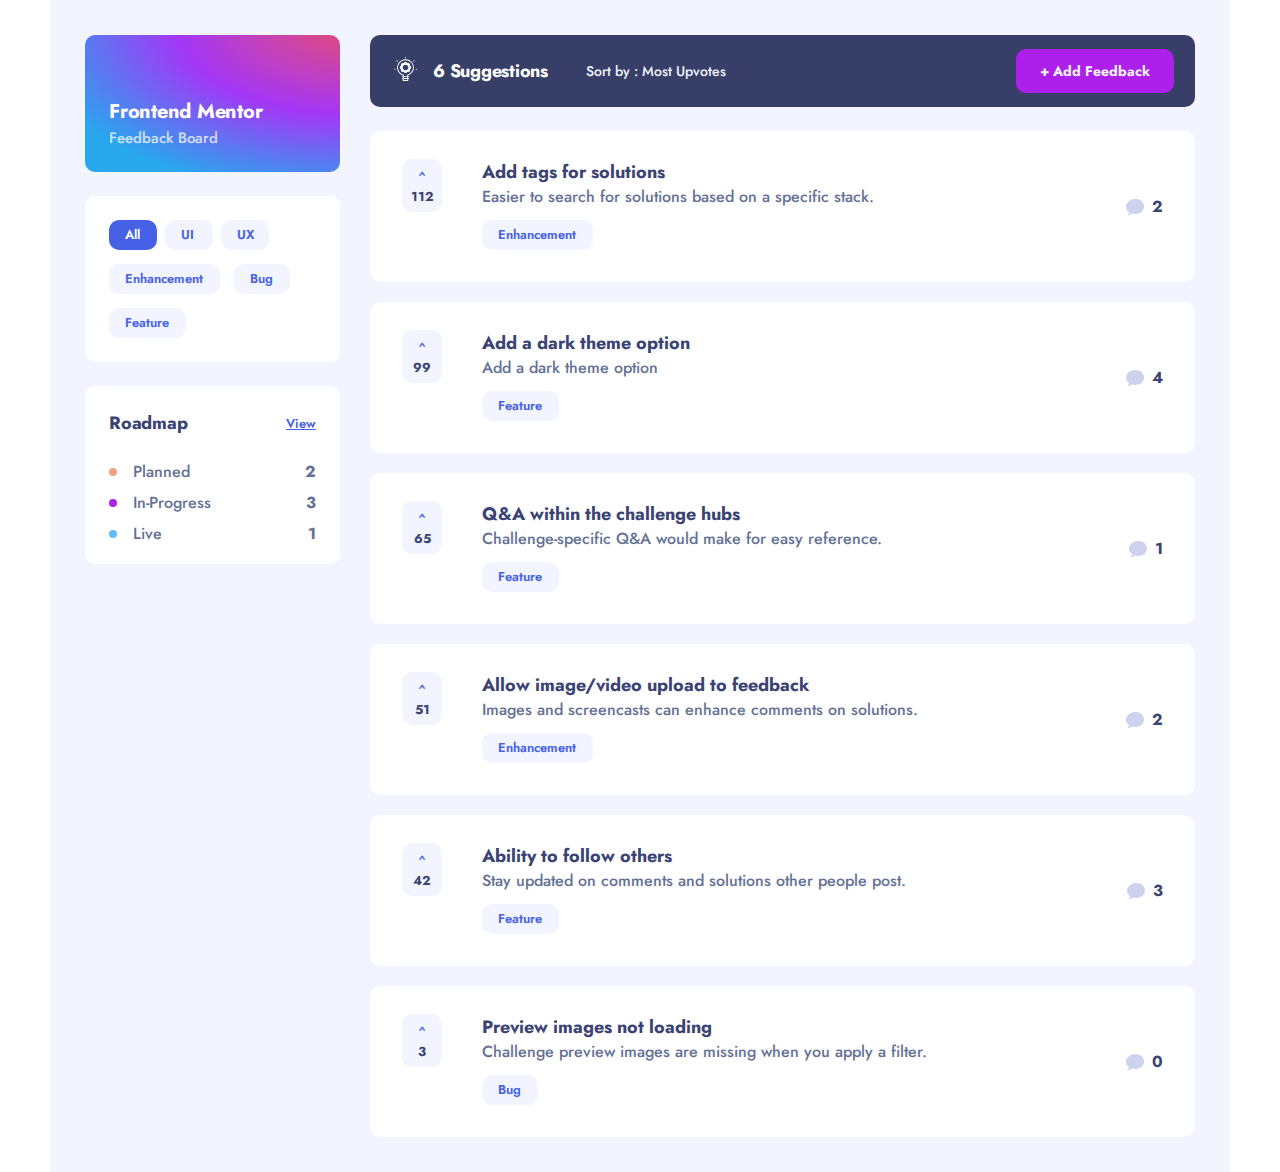
<file: index.html>
<!DOCTYPE html>
<html lang="en">

<head>
    <meta charset="UTF-8">
    <meta http-equiv="X-UA-Compatible" content="IE=edge">
    <meta name="viewport" content="width=device-width, initial-scale=1.0">
    <link rel="stylesheet" href="./css/main.css">
    <title>document</title>
</head>

<body>

    <div class="container">

        <!--Start of menu-->
        <div class="menu">
            <div class="menu__box1">
                <a class="menu__box1--title">
                    Frontend Mentor
                </a>
                <p class="menu__box1--feedback">
                    Feedback Board
                </p>
            </div>
            <div class="menu__box2">
                <a class="menu__box2--link1 menu__box2--list" href="#">All</a>
                <a class="menu__box2--link menu__box2--list" href="#">UI</a>
                <a class="menu__box2--link menu__box2--list" href="#">UX</a>
                <a class="menu__box2--link menu__box2--list1" href="#">Enhancement</a>
                <a class="menu__box2--link menu__box2--list2" href="#">Bug</a>
                <a class="menu__box2--link menu__box2--list3" href="#">Feature</a>
            </div>
            <div class="menu__box3">
                <div class="menu__box3--top">
                    <h3 class="menu__box3--top--title">
                        Roadmap
                    </h3>
                    <a class="menu__box3--top--link" href="#">
                        View
                    </a>
                </div>
                <div class="menu__box3--bottom">
                    <div class="menu__box3--bottom--type1">
                        <a class="menu__box3--bottom--type1--link" href="#">
                            Planned
                        </a>
                        <span class="menu__box3--bottom--type1--number">2</span>
                    </div>
                    <div class="menu__box3--bottom--type2">
                        <a class="menu__box3--bottom--type2--link" href="#">
                            In-Progress
                        </a>
                        <span class="menu__box3--bottom--type2--number">3</span>
                    </div>
                    <div class="menu__box3--bottom--type3">
                        <a class="menu__box3--bottom--type3--link" href="#">
                            Live
                        </a>
                        <span class="menu__box3--bottom--type3--number">1</span>
                    </div>
                </div>
            </div>
        </div>
        <!--End  of menu-->

        <!--Start of main-container-->
        <div class="left">
            
            <!--Start of header-->
            <header class="header">
                <a class="header__link" href="./index.html">
                    <img 
                        class="header__link--icon"
                        src="./images/header-icon.svg"
                        alt="header iocn"
                        width: 23
                        height: 24
                    />
                </a>
                <a class="header__suggestion" href="#">
                    6 Suggestions
                </a>
                <a class="header__filter" href="#">
                    Sort by : Most Upvotes
                </a>
                <a class="header__button" href="./feedback.html">
                    + Add Feedback
                </a>
            </header>
            <!--End of header-->
            
            <!--Start of main-->
            <div class="main">
                <div class="main__card">
                    <div class="main__card--left">
                        <span class="main__card--left--vector">^</span>
                        <span class="main__card--left--rank">112</span>
                    </div>
                    <div class="main__card--center">
                        <a class="main__card--center--title">
                            Add tags for solutions
                        </a>
                        <a class="main__card--center--text">
                            Easier to search for solutions based on a specific stack.
                        </a>
                        <a class="main__card--center--bottom1" href="#">Enhancement</a>
                    </div>
                    <div class="main__card--right">
                        <img 
                            class="main__card--right--img"
                            src="./images/messege.svg"
                            alt="messege icon"
                            height: 16
                            width: 18
                        />
                        <span class="main__card--right--number">
                            2
                        </span>
                    </div>
                    
                </div>
                <div class="main__card">
                    <div class="main__card--left">
                        <span class="main__card--left--vector">^</span>
                        <span class="main__card--left--rank">99</span>
                    </div>
                    <div class="main__card--center">
                        <a class="main__card--center--title">
                            Add a dark theme option
                        </a>
                        <a class="main__card--center--text">
                            Add a dark theme option
                        </a>
                        <a class="main__card--center--bottom2" href="#">Feature</a>
                    </div>
                    <div class="main__card--right">
                        <img 
                            class="main__card--right--img"
                            src="./images/messege.svg"
                            alt="messege icon"
                            height: 16
                            width: 18
                        />
                        <span class="main__card--right--number">
                            4
                        </span>
                    </div>
                </div>
                <div class="main__card">
                    <div class="main__card--left">
                        <span class="main__card--left--vector">^</span>
                        <span class="main__card--left--rank">65</span>
                    </div>
                    <div class="main__card--center">
                        <a class="main__card--center--title">
                            Q&A within the challenge hubs
                        </a>
                        <a class="main__card--center--text">
                            Challenge-specific Q&A would make for easy reference.
                        </a>
                        <a class="main__card--center--bottom2" href="#">Feature</a>
                    </div>
                    <div class="main__card--right">
                        <img 
                            class="main__card--right--img"
                            src="./images/messege.svg"
                            alt="messege icon"
                            height: 16
                            width: 18
                        />
                        <span class="main__card--right--number">
                            1
                        </span>
                    </div>
                </div>
                <div class="main__card">
                    <div class="main__card--left">
                        <span class="main__card--left--vector">^</span>
                        <span class="main__card--left--rank">51</span>
                    </div>
                    <div class="main__card--center">
                        <a class="main__card--center--title">
                            Allow image/video upload to feedback
                        </a>
                        <a class="main__card--center--text">
                            Images and screencasts can enhance comments on solutions.
                        </a>
                        <a class="main__card--center--bottom1" href="#">Enhancement</a>
                    </div>
                    <div class="main__card--right">
                        <img 
                            class="main__card--right--img"
                            src="./images/messege.svg"
                            alt="messege icon"
                            height: 16
                            width: 18
                        />
                        <span class="main__card--right--number">
                            2
                        </span>
                    </div>
                </div>
                <div class="main__card">
                    <div class="main__card--left">
                        <span class="main__card--left--vector">^</span>
                        <span class="main__card--left--rank">42</span>
                    </div>
                    <div class="main__card--center">
                        <a class="main__card--center--title">
                            Ability to follow others
                        </a>
                        <a class="main__card--center--text">
                            Stay updated on comments and solutions other people post.
                        </a>
                        <a class="main__card--center--bottom2" href="#">Feature</a>
                    </div>
                    <div class="main__card--right">
                        <img 
                            class="main__card--right--img"
                            src="./images/messege.svg"
                            alt="messege icon"
                            height: 16
                            width: 18
                        />
                        <span class="main__card--right--number">
                            3
                        </span>
                    </div>
                </div>
                <div class="main__card">
                    <div class="main__card--left">
                        <span class="main__card--left--vector">^</span>
                        <span class="main__card--left--rank">3</span>
                    </div>
                    <div class="main__card--center">
                        <a class="main__card--center--title">
                            Preview images not loading
                        </a>
                        <a class="main__card--center--text">
                            Challenge preview images are missing when you apply a filter.
                        </a>
                        <a class="main__card--center--bottom3" href="#">Bug</a>
                    </div>
                    <div class="main__card--right">
                        <img 
                            class="main__card--right--img"
                            src="./images/messege.svg"
                            alt="messege icon"
                            height: 16
                            width: 18
                        />
                        <span class="main__card--right--number">
                            0
                        </span>
                    </div>
                </div>
            </div>
            <!--End of main-->

        </div>
        
    </div>
    
</body>
</html>
</file>
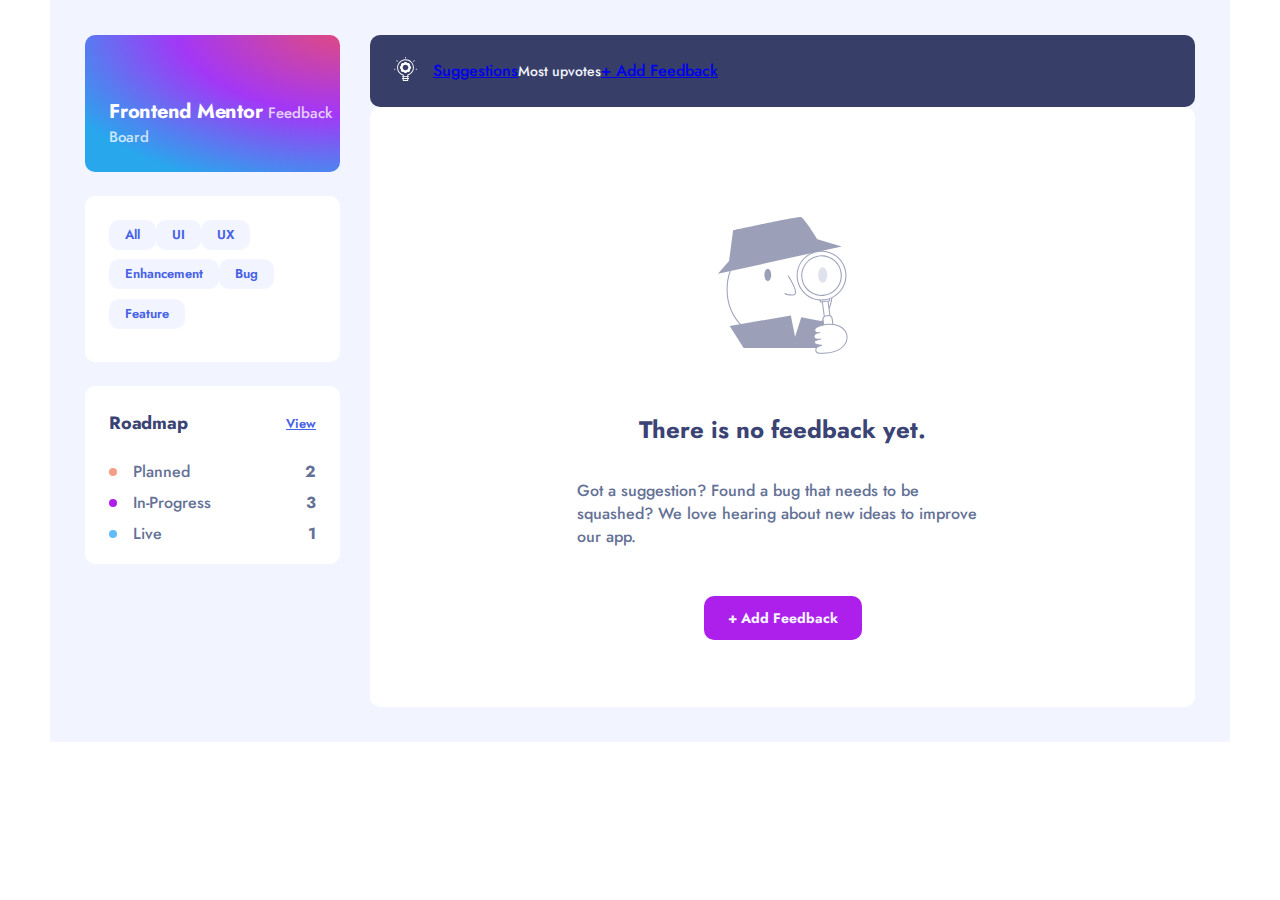
<file: feedback.html>
<!DOCTYPE html>
<html lang="en">

<head>
    <meta charset="UTF-8">
    <meta http-equiv="X-UA-Compatible" content="IE=edge">
    <meta name="viewport" content="width=device-width, initial-scale=1.0">
    <link rel="stylesheet" href="./css/main.css">
    <title>feedback</title>
</head>

<body>
    
    <div class="container">

        <!--Start of menu-->
        <div class="menu">
            <div class="menu__box1">
                <a class="menu__box1--title">
                    Frontend Mentor
                </a>
                <a class="menu__box1--feedback">
                    Feedback Board
                </a>
            </div>
            <div class="menu__box2">
                <a class="menu__box2--link" href="#">All</a>
                <a class="menu__box2--link" href="#">UI</a>
                <a class="menu__box2--link" href="#">UX</a>
                <a class="menu__box2--link" href="#">Enhancement</a>
                <a class="menu__box2--link" href="#">Bug</a>
                <a class="menu__box2--link" href="#">Feature</a>
            </div>
            <div class="menu__box3">
                <div class="menu__box3--top">
                    <h3 class="menu__box3--top--title">
                        Roadmap
                    </h3>
                    <a class="menu__box3--top--link" href="#">
                        View
                    </a>
                </div>
                <div class="menu__box3--bottom">
                    <div class="menu__box3--bottom--type1">
                        <a class="menu__box3--bottom--type1--link" href="#">
                            Planned
                        </a>
                        <span class="menu__box3--bottom--type1--number">2</span>
                    </div>
                    <div class="menu__box3--bottom--type2">
                        <a class="menu__box3--bottom--type2--link" href="#">
                            In-Progress
                        </a>
                        <span class="menu__box3--bottom--type2--number">3</span>
                    </div>
                    <div class="menu__box3--bottom--type3">
                        <a class="menu__box3--bottom--type3--link" href="#">
                            Live
                        </a>
                        <span class="menu__box3--bottom--type3--number">1</span>
                    </div>
                </div>
            </div>
        </div>
        <!--End  of menu-->

        <!--Start of main-container-->
        <div class="container__left">
            
            <!--Start of header-->
            <header class="header">
                <a class="header__link">
                    <img 
                        class="header__link--icon"
                        src="./images/header-icon.svg"
                        alt="header iocn"
                        width: 23
                        height: 24
                    />
                </a>
                <a class="header__suggestions" href="#">
                    Suggestions
                </a>
                <a class="header__filter">
                    Most upvotes
                </a>
                <a class="header__botton" href="./form.html">
                    + Add Feedback
                </a>
            </header>
            <!--End of header-->

            <!--Start of empty-->
            <div class="empty">
                <img
                    class="empty__icon"
                    src="./images/empty.svg"
                    alt="empty icon"
                    height: 137
                    width: 130
                />
                <h3 class="empty__title">
                    There is no feedback yet.
                </h3>
                <p class="empty__text">
                    Got a suggestion? Found a bug that needs to be squashed? We love hearing about new ideas to improve our app.
                </p>
                <a class="empty__button" href="./form.html">
                    + Add Feedback
                </a>
            </div>
            <!--End of empty-->

        </div>

    </div>            

</body>
</html>
</file>
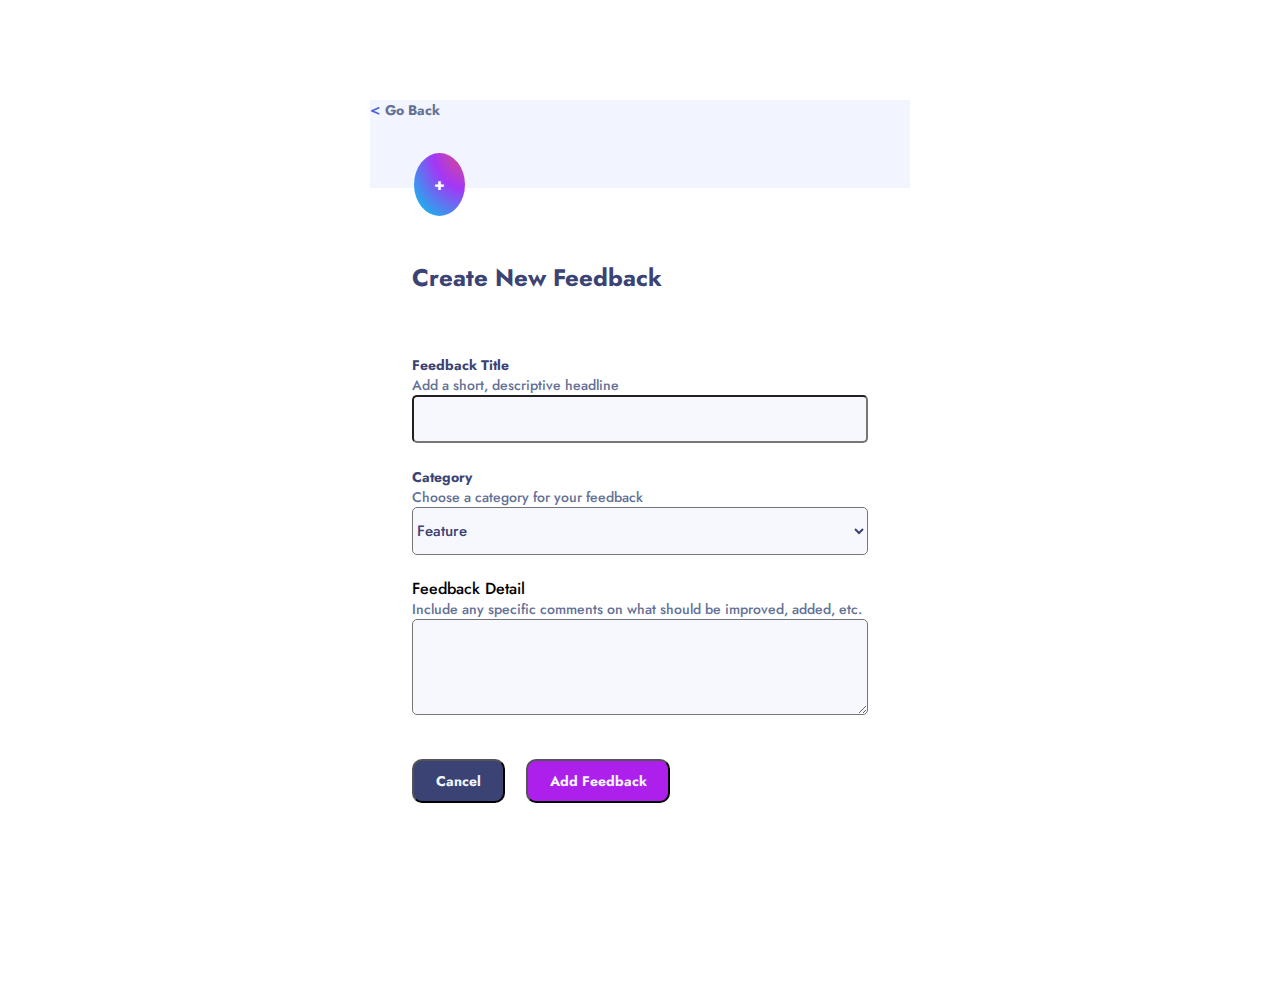
<file: form.html>
<!DOCTYPE html>
<html lang="en">

<head>
    <meta charset="UTF-8">
    <meta http-equiv="X-UA-Compatible" content="IE=edge">
    <meta name="viewport" content="width=device-width, initial-scale=1.0">
    <link rel="stylesheet" href="./css/main.css">
    <title>Document</title>
</head>

<body>
    
    <div class="wrapper">
        <div class="wrapper__top">
            <a class="wrapper__top--link" href="./index.html">
                <
            </a>
            <a class="wrapper__top--back" href="./index.html">
                Go Back
            </a>
            <span class="wrapper__top--plus">
                <b>+</b>
            </span>
        </div>
        <div class="wrapper__bottom">
            <h2 class="wrapper__bottom--title">
                Create New Feedback
            </h2>
            <form class="wrapper__bottom--form" action="echo.htmlacademy.ru" method="post">
                <label for="title" class="wrapper__bottom--form--title"><br>
                    Feedback Title
                </label>
                <label for="text" class="wrapper__bottom--form--text"><br>
                    Add a short, descriptive headline
                </label>
                <input class="wrapper__bottom--form--feedback" type="text" name="feedback">
                <label for="title" class="wrapper__bottom--form--title"><br>
                    Category
                </label>
                <label for="text" class="wrapper__bottom--form--text"><br>
                    Choose a category for your feedback
                </label>
                <select class="wrapper__bottom--form--feature" name="Feature" id="lang">
                    <option class="wrapper__bottom--form--feature" value="Feature">Feature</option>
                    <option class="wrapper__bottom--form--feature wrapper__bottom--form--ui" value="UI">UI</option>
                    <option class="wrapper__bottom--form--feature wrapper__bottom--form--ux" value="UX">UX</option>
                    <option class="wrapper__bottom--form--feature wrapper__bottom--form--enhancement" value="enhancement">Enhancement</option>
                    <option class="wrapper__bottom--form--feature wrapper__bottom--form--bug" value="bug">Bug</option>
                  </select>
                    Feedback Detail
                </label>
                <label for="text" class="wrapper__bottom--form--text"><br>
                    Include any specific comments on what should be improved, added, etc.
                </label>
                <textarea class="wrapper__bottom--form--textarea" required></textarea>
                <button class="wrapper__bottom--form--cancel" type="reset">
                    Cancel
                </button>
                <button class="wrapper__bottom--form--submit" type="submit" value="Submit">
                    Add Feedback
                </button>
            </form>
        </div>
    </div>

</body>

</html>
</file>
<file: css/main.css>
/* jost-regular - latin */
@font-face {
  font-family: "Jost";
  font-style: normal;
  font-weight: 400;
  src: url("../fonts/jost-v14-latin-500.woff") format("woff"), url(../fonts/jost-v14-latin-500.woff2) format("woff2");
}
/* jost-500 - latin */
@font-face {
  font-family: "Jost";
  font-style: normal;
  font-weight: 500;
  src: url("../fonts/jost-v14-latin-500.woff") format("woff"), url(../fonts/jost-v14-latin-500.woff2) format("woff2");
}
/* jost-600 - latin */
@font-face {
  font-family: "Jost";
  font-style: normal;
  font-weight: 600;
  src: url("../fonts/jost-v14-latin-600.woff") format("woff"), url(../fonts/jost-v14-latin-600.woff2) format("woff2");
}
/* jost-700 - latin */
@font-face {
  font-family: "Jost";
  font-style: normal;
  font-weight: 700;
  src: url("../fonts/jost-v14-latin-700.woff") format("woff"), url(../fonts/jost-v14-latin-700.woff2) format("woff2");
}
/*! normalize.css v8.0.1 | MIT License | github.com/necolas/normalize.css */
/* Document
   ========================================================================== */
/**
 * 1. Correct the line height in all browsers.
 * 2. Prevent adjustments of font size after orientation changes in iOS.
 */
html {
  line-height: 1.15; /* 1 */
  -webkit-text-size-adjust: 100%; /* 2 */
}

/* Sections
   ========================================================================== */
/**
 * Remove the margin in all browsers.
 */
body {
  margin: 0;
}

/**
 * Render the `main` element consistently in IE.
 */
main {
  display: block;
}

/**
 * Correct the font size and margin on `h1` elements within `section` and
 * `article` contexts in Chrome, Firefox, and Safari.
 */
h1 {
  font-size: 2em;
  margin: 0.67em 0;
}

/* Grouping content
   ========================================================================== */
/**
 * 1. Add the correct box sizing in Firefox.
 * 2. Show the overflow in Edge and IE.
 */
hr {
  box-sizing: content-box; /* 1 */
  height: 0; /* 1 */
  overflow: visible; /* 2 */
}

/**
 * 1. Correct the inheritance and scaling of font size in all browsers.
 * 2. Correct the odd `em` font sizing in all browsers.
 */
pre {
  font-family: monospace, monospace; /* 1 */
  font-size: 1em; /* 2 */
}

/* Text-level semantics
   ========================================================================== */
/**
 * Remove the gray background on active links in IE 10.
 */
a {
  background-color: transparent;
}

/**
 * 1. Remove the bottom border in Chrome 57-
 * 2. Add the correct text decoration in Chrome, Edge, IE, Opera, and Safari.
 */
abbr[title] {
  border-bottom: none; /* 1 */
  text-decoration: underline; /* 2 */
  -webkit-text-decoration: underline dotted;
          text-decoration: underline dotted; /* 2 */
}

/**
 * Add the correct font weight in Chrome, Edge, and Safari.
 */
b,
strong {
  font-weight: bolder;
}

/**
 * 1. Correct the inheritance and scaling of font size in all browsers.
 * 2. Correct the odd `em` font sizing in all browsers.
 */
code,
kbd,
samp {
  font-family: monospace, monospace; /* 1 */
  font-size: 1em; /* 2 */
}

/**
 * Add the correct font size in all browsers.
 */
small {
  font-size: 80%;
}

/**
 * Prevent `sub` and `sup` elements from affecting the line height in
 * all browsers.
 */
sub,
sup {
  font-size: 75%;
  line-height: 0;
  position: relative;
  vertical-align: baseline;
}

sub {
  bottom: -0.25em;
}

sup {
  top: -0.5em;
}

/* Embedded content
   ========================================================================== */
/**
 * Remove the border on images inside links in IE 10.
 */
img {
  border-style: none;
}

/* Forms
   ========================================================================== */
/**
 * 1. Change the font styles in all browsers.
 * 2. Remove the margin in Firefox and Safari.
 */
button,
input,
optgroup,
select,
textarea {
  font-family: inherit; /* 1 */
  font-size: 100%; /* 1 */
  line-height: 1.15; /* 1 */
  margin: 0; /* 2 */
}

/**
 * Show the overflow in IE.
 * 1. Show the overflow in Edge.
 */
button,
input {
  /* 1 */
  overflow: visible;
}

/**
 * Remove the inheritance of text transform in Edge, Firefox, and IE.
 * 1. Remove the inheritance of text transform in Firefox.
 */
button,
select {
  /* 1 */
  text-transform: none;
}

/**
 * Correct the inability to style clickable types in iOS and Safari.
 */
button,
[type=button],
[type=reset],
[type=submit] {
  -webkit-appearance: button;
}

/**
 * Remove the inner border and padding in Firefox.
 */
button::-moz-focus-inner,
[type=button]::-moz-focus-inner,
[type=reset]::-moz-focus-inner,
[type=submit]::-moz-focus-inner {
  border-style: none;
  padding: 0;
}

/**
 * Restore the focus styles unset by the previous rule.
 */
button:-moz-focusring,
[type=button]:-moz-focusring,
[type=reset]:-moz-focusring,
[type=submit]:-moz-focusring {
  outline: 1px dotted ButtonText;
}

/**
 * Correct the padding in Firefox.
 */
fieldset {
  padding: 0.35em 0.75em 0.625em;
}

/**
 * 1. Correct the text wrapping in Edge and IE.
 * 2. Correct the color inheritance from `fieldset` elements in IE.
 * 3. Remove the padding so developers are not caught out when they zero out
 *    `fieldset` elements in all browsers.
 */
legend {
  box-sizing: border-box; /* 1 */
  color: inherit; /* 2 */
  display: table; /* 1 */
  max-width: 100%; /* 1 */
  padding: 0; /* 3 */
  white-space: normal; /* 1 */
}

/**
 * Add the correct vertical alignment in Chrome, Firefox, and Opera.
 */
progress {
  vertical-align: baseline;
}

/**
 * Remove the default vertical scrollbar in IE 10+.
 */
textarea {
  overflow: auto;
}

/**
 * 1. Add the correct box sizing in IE 10.
 * 2. Remove the padding in IE 10.
 */
[type=checkbox],
[type=radio] {
  box-sizing: border-box; /* 1 */
  padding: 0; /* 2 */
}

/**
 * Correct the cursor style of increment and decrement buttons in Chrome.
 */
[type=number]::-webkit-inner-spin-button,
[type=number]::-webkit-outer-spin-button {
  height: auto;
}

/**
 * 1. Correct the odd appearance in Chrome and Safari.
 * 2. Correct the outline style in Safari.
 */
[type=search] {
  -webkit-appearance: textfield; /* 1 */
  outline-offset: -2px; /* 2 */
}

/**
 * Remove the inner padding in Chrome and Safari on macOS.
 */
[type=search]::-webkit-search-decoration {
  -webkit-appearance: none;
}

/**
 * 1. Correct the inability to style clickable types in iOS and Safari.
 * 2. Change font properties to `inherit` in Safari.
 */
::-webkit-file-upload-button {
  -webkit-appearance: button; /* 1 */
  font: inherit; /* 2 */
}

/* Interactive
   ========================================================================== */
/*
 * Add the correct display in Edge, IE 10+, and Firefox.
 */
details {
  display: block;
}

/*
 * Add the correct display in all browsers.
 */
summary {
  display: list-item;
}

/* Misc
   ========================================================================== */
/**
 * Add the correct display in IE 10+.
 */
template {
  display: none;
}

/**
 * Add the correct display in IE 10.
 */
[hidden] {
  display: none;
}

html {
  height: 100vh;
}

*,
*::after,
*::before {
  box-sizing: border-box;
}

body {
  height: 100%;
  margin: 0;
  padding: 0;
  font-family: "Jost", "Tahoma", sans-serif;
}

.container {
  max-width: 1180px;
  padding: 35px 35px;
  margin: 0 auto;
}

.visually-hidden {
  position: absolute;
  white-space: nowrap;
  width: 1px;
  height: 1px;
  overflow: hidden;
  border: 0;
  padding: 0;
  clip: rect(0 0 0 0);
  -webkit-clip-path: inset(50%);
          clip-path: inset(50%);
  margin: -1px;
}

.container {
  display: flex;
  background-color: #F2F4FF;
}

.menu {
  display: flex;
  flex-direction: column;
  margin-right: 30px;
  gap: 24px;
}
.menu__box1 {
  width: 255px;
  height: 137px;
  padding-left: 24px;
  padding-top: 62px;
  background: radial-gradient(128.88% 128.88% at 103.9% -10.39%, #E84D70 0%, #A337F6 53.09%, #28A7ED 100%);
  border-radius: 10px;
}
.menu__box1--title {
  font-family: "Jost";
  font-weight: 700;
  font-size: 20px;
  line-height: 29px;
  letter-spacing: -0.25px;
  color: #FFFFFF;
}
.menu__box1--feedback {
  margin-top: 1px;
  font-family: "Jost";
  font-weight: 500;
  font-size: 15px;
  line-height: 22px;
  color: #FFFFFF;
  opacity: 0.75;
}
.menu__box2 {
  width: 255px;
  height: 166px;
  padding: 24px;
  border-radius: 10px;
  display: flex;
  flex-flow: row wrap;
  background-color: #FFFFFF;
}
.menu__box2--link1 {
  height: 30px;
  padding: 5px 16px;
  text-decoration: none;
  color: #FFFFFF;
  background-color: #4661E6;
  border-radius: 10px;
  font-family: "Jost";
  font-weight: 600;
  font-size: 13px;
  line-height: 19px;
}
.menu__box2--list {
  width: 48px;
}
.menu__box2--list:not(:last-child) {
  margin-right: 8px;
}
.menu__box2--link {
  height: 30px;
  padding: 5px 16px;
  text-decoration: none;
  background-color: #F2F4FF;
  border-radius: 10px;
  font-family: "Jost";
  font-weight: 600;
  font-size: 13px;
  line-height: 19px;
  color: #4661E6;
}
.menu__box2--link:hover {
  background-color: #CFD7FF;
  cursor: pointer;
}
.menu__box2--list1 {
  width: 111px;
  margin-right: 14px;
  margin-top: 14px;
}
.menu__box2--list2 {
  width: 56px;
  margin-top: 14px;
}
.menu__box2--list3 {
  width: 77px;
  margin-top: 14px;
}
.menu__box3 {
  width: 255px;
  height: 178px;
  padding: 24px;
  border-radius: 10px;
  display: flex;
  flex-direction: column;
  background-color: #FFFFFF;
}
.menu__box3--top {
  margin-bottom: 24px;
  display: flex;
  flex-direction: row;
  align-items: center;
  justify-content: space-between;
}
.menu__box3--top--title {
  margin: 0;
  font-family: "Jost";
  font-weight: 700;
  font-size: 18px;
  line-height: 26px;
  letter-spacing: -0.25px;
  color: #3A4374;
}
.menu__box3--top--link {
  font-family: "Jost";
  font-weight: 600;
  font-size: 13px;
  line-height: 19px;
  color: #4661E6;
}
.menu__box3--bottom {
  display: flex;
  flex-direction: column;
  gap: 8px;
}
.menu__box3--bottom--type1 {
  display: flex;
  flex-direction: row;
  justify-content: space-between;
}
.menu__box3--bottom--type1--link {
  position: relative;
  margin-left: 24px;
  text-decoration: none;
  font-family: "Jost";
  font-weight: 400;
  font-size: 16px;
  line-height: 23px;
  color: #647196;
}
.menu__box3--bottom--type1--link:before {
  content: "";
  position: absolute;
  height: 8px;
  width: 8px;
  transform: translate(-24px, 8px);
  border-radius: 50%;
  background-color: #F49F85;
}
.menu__box3--bottom--type1--number {
  font-family: "Jost";
  font-weight: 700;
  font-size: 16px;
  line-height: 23px;
  color: #647196;
}
.menu__box3--bottom--type2 {
  display: flex;
  flex-direction: row;
  justify-content: space-between;
}
.menu__box3--bottom--type2--link {
  position: relative;
  margin-left: 24px;
  text-decoration: none;
  font-family: "Jost";
  font-weight: 400;
  font-size: 16px;
  line-height: 23px;
  color: #647196;
}
.menu__box3--bottom--type2--link:before {
  content: "";
  position: absolute;
  height: 8px;
  width: 8px;
  transform: translate(-24px, 8px);
  border-radius: 50%;
  background-color: #AD1FEA;
}
.menu__box3--bottom--type2--number {
  font-family: "Jost";
  font-weight: 700;
  font-size: 16px;
  line-height: 23px;
  color: #647196;
}
.menu__box3--bottom--type3 {
  display: flex;
  flex-direction: row;
  justify-content: space-between;
}
.menu__box3--bottom--type3--link {
  position: relative;
  margin-left: 24px;
  text-decoration: none;
  font-family: "Jost";
  font-weight: 400;
  font-size: 16px;
  line-height: 23px;
  color: #647196;
}
.menu__box3--bottom--type3--link:before {
  content: "";
  position: absolute;
  height: 8px;
  width: 8px;
  transform: translate(-24px, 8px);
  border-radius: 50%;
  background-color: #62BCFA;
}
.menu__box3--bottom--type3--number {
  font-family: "Jost";
  font-weight: 700;
  font-size: 16px;
  line-height: 23px;
  color: #647196;
}

@media only screen and (max-width: 759px) {
  .container {
    display: flex;
    flex-direction: column;
  }
  .menu {
    display: flex;
    flex-direction: row;
    gap: 10px;
    margin-bottom: 40px;
  }
  .menu__box1 {
    width: 223px;
    height: 178px;
  }
  .menu__box1--title {
    margin-top: 163px;
  }
  .menu__box2 {
    width: 223px;
    height: 178px;
    display: flex;
    flex-direction: row;
    padding: 24px;
  }
  .menu__box2--list {
    margin: 0;
  }
  .menu__box3 {
    width: 223px;
    height: 178px;
  }
}
@media only screen and (max-width: 440px) {
  .menu {
    width: 375px;
    margin: 0;
    padding: 0;
  }
  .menu__box1 {
    width: 375px;
    height: 72px;
    padding: 15px 24px;
    border-radius: 0;
    background: radial-gradient(128.88% 128.88% at 103.9% -10.39%, #E84D70 0%, #A337F6 53.09%, #28A7ED 100%);
  }
  .menu__box1--title {
    margin: 0;
    font-weight: 700;
    font-size: 15px;
    line-height: 22px;
    color: #FFFFFF;
  }
  .menu__box1--feedback {
    font-family: "Jost";
    font-weight: 500;
    font-size: 13px;
    line-height: 19px;
    color: #FFFFFF;
    opacity: 0.75;
  }
  .menu__box2 {
    display: none;
  }
  .menu__box3 {
    display: none;
  }
}
.left {
  display: flex;
  flex-direction: column;
}

.header {
  width: 825px;
  height: 72px;
  display: flex;
  flex-direction: row;
  align-items: center;
  background-color: #373F68;
  border-radius: 10px;
}
.header__link {
  margin-left: 24px;
  margin-right: 16px;
}
.header__link:hover {
  cursor: pointer;
}
.header__suggestion {
  margin-right: 38px;
  text-decoration: none;
  font-family: "Jost";
  font-weight: 700;
  font-size: 18px;
  line-height: 26px;
  letter-spacing: -0.25px;
  color: #FFFFFF;
}
.header__filter {
  position: relative;
  text-decoration: none;
  font-family: "Jost";
  font-weight: 400;
  font-size: 14px;
  line-height: 20px;
  color: #F2F4FE;
}
.header__button {
  height: 44px;
  width: 158px;
  border-radius: 10px;
  margin-left: 290px;
  text-decoration: none;
  padding: 12px 24px;
  background-color: #AD1FEA;
  font-family: "Jost";
  font-weight: 700;
  font-size: 14px;
  line-height: 20px;
  color: #F2F4FE;
}
.header__button:hover {
  background-color: #C75AF6;
}
.header__button:hover {
  background-color: #C75AF6;
}

@media only screen and (max-width: 759px) {
  .header {
    width: 689px;
    margin-bottom: 24px;
  }
  .header__button {
    margin-left: 141px;
  }
}
@media only screen and (max-width: 440px) {
  .header {
    width: 375px;
    height: 56px;
    margin-bottom: 32px;
    padding: 8px 24px;
    background-color: #373F68;
    border-radius: 0;
  }
  .header__link {
    display: none;
  }
  .header__suggestion {
    display: none;
  }
  .header_-filter {
    font-family: "Jost";
    font-weight: 400;
    font-size: 13px;
    line-height: 19px;
    color: #F2F4FE;
  }
  .header__button {
    margin-left: 44px;
    height: 40px;
    width: 134px;
    padding: 10px 16px;
    border-radius: 10px;
    background: #AD1FEA;
    font-family: "Jost";
    font-weight: 700;
    font-size: 13px;
    line-height: 19px;
    color: #F2F4FE;
  }
}
.main {
  margin-top: 24px;
  display: flex;
  flex-direction: column;
  flex-wrap: wrap;
  gap: 20px;
}
.main__card {
  width: 825px;
  height: 151px;
  display: flex;
  background: #FFFFFF;
  border-radius: 10px;
  padding: 28px 32px;
}
.main__card--left {
  height: 53px;
  width: 40px;
  display: flex;
  flex-direction: column;
  align-items: center;
  background: #F2F4FE;
  border-radius: 10px;
}
.main__card--left--vector {
  margin-top: 10px;
  margin-bottom: 0;
  color: #4661E6;
}
.main__card--left--rank {
  margin-top: 0;
  margin-bottom: 8px;
  font-family: "Jost";
  font-weight: 700;
  font-size: 13px;
  line-height: 19px;
  color: #3A4374;
}
.main__card--center {
  margin-left: 40px;
  display: flex;
  flex-direction: column;
  flex-grow: 1;
}
.main__card--center--title {
  font-family: "Jost";
  font-weight: 700;
  font-size: 18px;
  line-height: 26px;
  color: #3A4374;
}
.main__card--center--text {
  margin-bottom: 12px;
  font-family: "Jost";
  font-weight: 400;
  font-size: 16px;
  line-height: 23px;
  color: #647196;
}
.main__card--center--bottom1 {
  width: 111px;
  height: 30px;
  padding: 5px 16px;
  border-radius: 10px;
  background: #F2F4FF;
  text-decoration: none;
  font-family: "Jost";
  font-weight: 600;
  font-size: 13px;
  line-height: 19px;
  color: #4661E6;
}
.main__card--center--bottom2 {
  width: 77px;
  height: 30px;
  padding: 5px 16px;
  border-radius: 10px;
  background: #F2F4FF;
  text-decoration: none;
  font-family: "Jost";
  font-weight: 600;
  font-size: 13px;
  line-height: 19px;
  color: #4661E6;
}
.main__card--center--bottom3 {
  width: 56px;
  height: 30px;
  padding: 5px 16px;
  border-radius: 10px;
  background: #F2F4FF;
  text-decoration: none;
  font-family: "Jost";
  font-weight: 600;
  font-size: 13px;
  line-height: 19px;
  color: #4661E6;
}
.main__card--right {
  display: flex;
  align-items: center;
}
.main__card--right--img {
  height: 16px;
  width: 18px;
}
.main__card--right--number {
  margin-left: 8px;
  font-family: "Jost";
  font-weight: 700;
  font-size: 16px;
  line-height: 23px;
  text-align: center;
  letter-spacing: -0.222222px;
  color: #3A4374;
}

@media only screen and (max-width: 759px) {
  .main {
    gap: 16px;
  }
  .main__card {
    width: 689px;
  }
}
@media only screen and (max-width: 440px) {
  .main {
    gap: 16px;
    margin: 0 auto;
  }
  .main__card {
    width: 327px;
    height: 200px;
    padding: 24px;
    display: flex;
    flex-direction: column;
    background: #FFFFFF;
    border-radius: 10px;
  }
  .main__card--left {
    position: relative;
    top: 120px;
    width: 69px;
    height: 32px;
    display: flex;
    flex-direction: row;
    align-items: center;
  }
  .main__card--left--vector {
    margin-left: 10px;
    margin-right: 20px;
  }
  .main__card--center {
    position: relative;
    margin: 0;
    top: -45px;
  }
  .main__card--right {
    position: relative;
    left: 250px;
    top: -20px;
  }
}
.empty {
  width: 825px;
  height: 600px;
  padding: 110px 207px;
  background-color: #FFFFFF;
  border-radius: 10px;
  display: flex;
  flex-direction: column;
  align-items: center;
}
.empty__title {
  margin-top: 58px;
  margin-bottom: 16px;
  font-family: "Jost";
  font-weight: 700;
  font-size: 24px;
  line-height: 35px;
  color: #3A4374;
}
.empty__text {
  margin-bottom: 48px;
  font-family: "Jost";
  font-weight: 400;
  font-size: 16px;
  line-height: 23px;
  color: #647196;
}
.empty__button {
  height: 44px;
  width: 158px;
  border-radius: 10px;
  margin-left: 290px;
  text-decoration: none;
  padding: 12px 24px;
  background-color: #AD1FEA;
  font-family: "Jost";
  font-weight: 700;
  font-size: 14px;
  line-height: 20px;
  color: #F2F4FE;
  margin-left: 0;
}
.empty__button:hover {
  background-color: #C75AF6;
}

@media only screen and (max-width: 759px) {
  .empty {
    height: 600px;
    width: 689px;
    padding: 110px;
  }
}
@media only screen and (max-width: 440px) {
  .empty {
    width: 327px;
    height: 460px;
    margin: 0 auto;
    padding: 76px 25px;
  }
  .empty__icon {
    margin-bottom: 43px;
  }
  .empty__title {
    margin-top: 0;
    margin-bottom: 14px;
    font-family: "Jost";
    font-weight: 700;
    font-size: 18px;
    line-height: 26px;
    color: #3A4374;
  }
  .empty__text {
    margin-top: 0;
    margin-bottom: 24px;
    font-family: "Jost";
    font-weight: 400;
    font-size: 13px;
    line-height: 19px;
    color: #647196;
  }
  .empty__button {
    height: 40px;
    width: 134px;
    padding: 10px 16px;
    border-radius: 10px;
    background: #AD1FEA;
    font-family: "Jost";
    font-weight: 700;
    font-size: 13px;
    line-height: 19px;
    color: #F2F4FF;
  }
}
.wrapper {
  width: 540px;
  height: 745px;
  margin: 100px auto;
}
.wrapper__top {
  height: 88px;
  background-color: #F2F4FF;
}
.wrapper__top--link {
  text-decoration: none;
  color: #4661E6;
  transform: rotate(-90deg);
}
.wrapper__top--back {
  margin-bottom: 40px;
  text-decoration: none;
  font-family: "Jost";
  font-weight: 700;
  font-size: 14px;
  line-height: 20px;
  color: #647196;
}
.wrapper__top--plus {
  position: relative;
  height: 56px;
  width: 56px;
  padding: 20px;
  top: 75px;
  right: 30px;
  border-radius: 50%;
  color: #FFFFFF;
  background: radial-gradient(128.88% 128.88% at 103.9% -10.39%, #E84D70 0%, #A337F6 53.09%, #28A7ED 100%);
}
.wrapper__bottom {
  padding: 52px 42px 40px 42px;
}
.wrapper__bottom--title {
  margin-bottom: 40px;
  font-family: "Jost";
  font-weight: 700;
  font-size: 24px;
  line-height: 35px;
  color: #3A4374;
}
.wrapper__bottom--form--title {
  margin-bottom: 2;
  font-family: "Jost";
  font-weight: 700;
  font-size: 14px;
  line-height: 20px;
  color: #3A4374;
}
.wrapper__bottom--form--text {
  margin-bottom: 16px;
  font-family: "Jost";
  font-weight: 400;
  font-size: 14px;
  line-height: 20px;
  color: #647196;
}
.wrapper__bottom--form--feedback {
  margin-bottom: 24px;
  height: 48px;
  width: 456px;
  border-radius: 5px;
  background-color: #F7F8FD;
}
.wrapper__bottom--form--feature {
  height: 48px;
  width: 456px;
  margin-bottom: 24px;
  padding: 13px 24;
  border-radius: 5px;
  background: #F7F8FD;
  font-family: "Jost";
  font-weight: 400;
  font-size: 15px;
  line-height: 22px;
  color: #3A4374;
}
.wrapper__bottom--form--feature:hover {
  height: 48px;
  width: 456px;
  border-radius: 5px;
  font-family: "Jost";
  font-weight: 400;
  font-size: 16px;
  line-height: 23px;
  color: #647196;
  cursor: pointer;
}
.wrapper__bottom--form--ui:hover {
  color: #AD1FEA;
}
.wrapper__bottom--form--textarea {
  height: 96px;
  width: 456px;
  margin-bottom: 40px;
  border-radius: 5px;
  background-color: #F7F8FD;
}
.wrapper__bottom--form--cancel {
  height: 44px;
  width: 93px;
  margin-right: 16px;
  border-radius: 10px;
  background: #3A4374;
  border-radius: 10px;
  font-family: "Jost";
  font-weight: 700;
  font-size: 14px;
  line-height: 20px;
  color: #F2F4FF;
}
.wrapper__bottom--form--cancel:hover {
  background: #656EA3;
  cursor: pointer;
}
.wrapper__bottom--form--submit {
  height: 44px;
  width: 144px;
  border-radius: 10px;
  background: #AD1FEA;
  font-family: "Jost";
  font-weight: 700;
  font-size: 14px;
  line-height: 20px;
  color: #F2F4FF;
}
.wrapper__bottom--form--submit:hover {
  background-color: #C75AF6;
  cursor: pointer;
}

@media only screen and (max-width: 440px) {
  .wrapper {
    width: 327px;
    margin: 0 auto;
  }
  .wrapper__top--back {
    font-family: "Jost";
    font-weight: 700;
    font-size: 13px;
    line-height: 19px;
    color: #647196;
  }
  .wrapper__top--plus {
    width: 40px;
    height: 40px;
  }
  .wrapper__bottom--form {
    padding: 44px 24px 24px 23px;
  }
  .wrapper__bottom--form--title {
    margin-bottom: 24px;
    font-family: "Jost";
    font-weight: 700;
    font-size: 18px;
    line-height: 26px;
    color: #3A4374;
  }
  .wrapper__bottom--form--feedback {
    height: 48px;
    width: 279px;
    border-radius: 5px;
  }
  .wrapper__bottom--form--features {
    height: 48px;
    width: 279px;
    border-radius: 5px;
  }
  .wrapper__bottom--form--textarea {
    height: 120px;
    width: 279px;
    margin-bottom: 40px;
    border-radius: 5px;
  }
  .wrapper__bottom--form--submit {
    height: 40px;
    width: 279px;
    margin-bottom: 16px;
    font-family: "Jost";
    font-weight: 700;
    font-size: 13px;
    line-height: 19px;
    color: #F2F4FF;
  }
  .wrapper__bottom--form--cancel {
    height: 40px;
    width: 279px;
    font-family: "Jost";
    font-weight: 700;
    font-size: 13px;
    line-height: 19px;
    color: #F2F4FF;
  }
}/*# sourceMappingURL=main.css.map */
</file>
